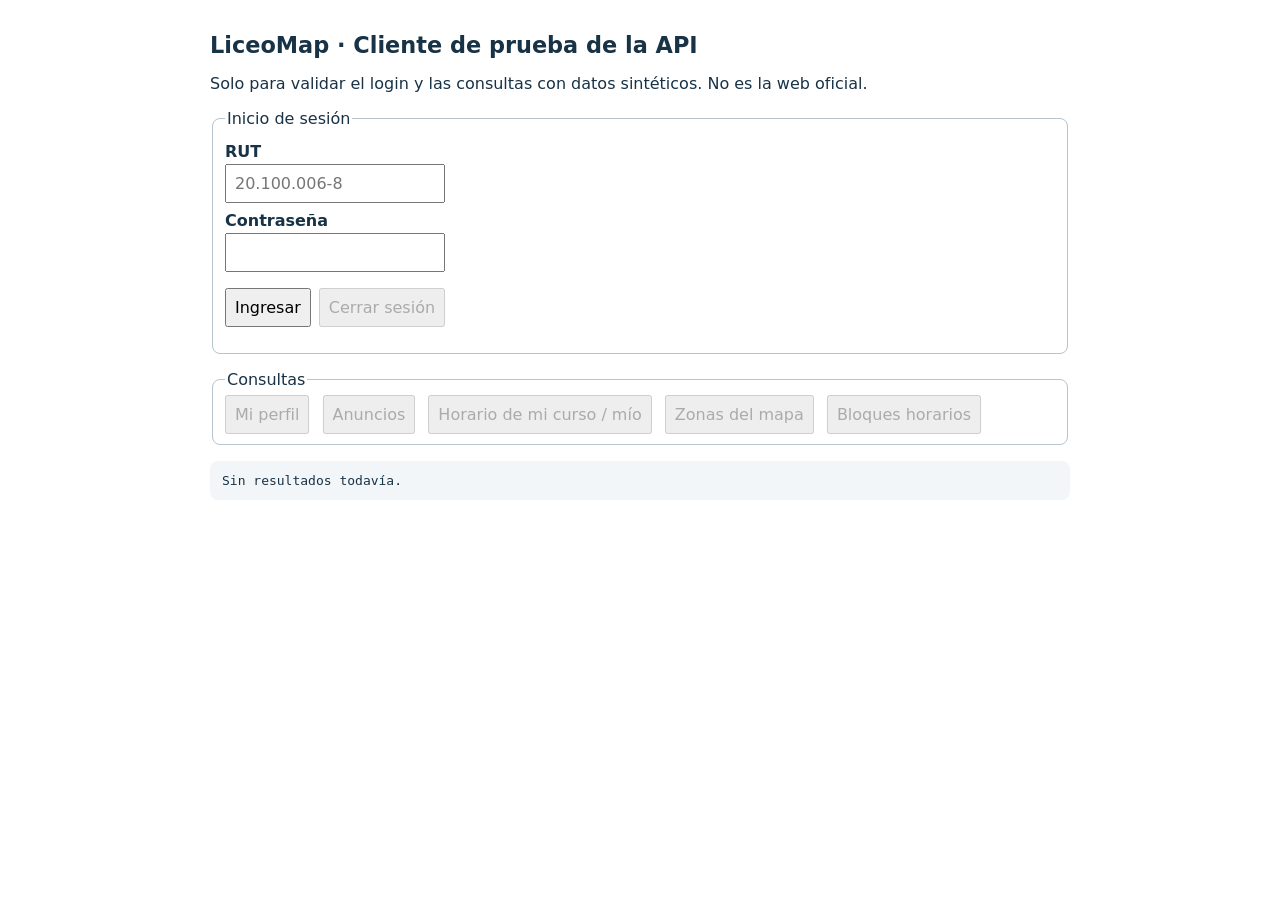
<file: api/test_client/index.html>
<!DOCTYPE html>
<html lang="es">
<head>
    <meta charset="UTF-8">
    <meta name="viewport" content="width=device-width, initial-scale=1">
    <title>LiceoMap · Cliente de prueba</title>
    <style>
        body { font-family: system-ui, sans-serif; max-width: 860px; margin: 2rem auto; padding: 0 1rem; color: #183246; }
        h1 { font-size: 1.4rem; }
        fieldset { border: 1px solid #b5c4cd; border-radius: 8px; margin-bottom: 1rem; }
        label { display: block; margin: .5rem 0 .2rem; font-weight: 600; }
        input, button { padding: .5rem; font: inherit; }
        button { cursor: pointer; margin-right: .5rem; }
        pre { background: #f2f6f8; padding: .75rem; border-radius: 8px; overflow: auto; max-height: 320px; }
        .error { color: #a43c35; font-weight: 600; }
        .ok { color: #1d7a46; font-weight: 600; }
    </style>
</head>
<body>
    <h1>LiceoMap · Cliente de prueba de la API</h1>
    <p>Solo para validar el login y las consultas con datos sintéticos. No es la web oficial.</p>

    <fieldset>
        <legend>Inicio de sesión</legend>
        <form id="login-form">
            <label for="rut">RUT</label>
            <input id="rut" autocomplete="username" placeholder="20.100.006-8" required>
            <label for="password">Contraseña</label>
            <input id="password" type="password" autocomplete="current-password" required>
            <p><button type="submit">Ingresar</button><button type="button" id="logout" disabled>Cerrar sesión</button></p>
        </form>
        <p id="status" role="status"></p>
    </fieldset>

    <fieldset id="actions" disabled>
        <legend>Consultas</legend>
        <button type="button" data-path="/me">Mi perfil</button>
        <button type="button" data-path="/anuncios">Anuncios</button>
        <button type="button" id="my-schedule">Horario de mi curso / mío</button>
        <button type="button" data-path="/zonas">Zonas del mapa</button>
        <button type="button" data-path="/bloques-horarios">Bloques horarios</button>
    </fieldset>

    <pre id="output">Sin resultados todavía.</pre>

    <script>
        let token = null;
        let profile = null;
        const statusEl = document.getElementById('status');
        const output = document.getElementById('output');

        function setStatus(text, ok) {
            statusEl.textContent = text;
            statusEl.className = ok ? 'ok' : 'error';
        }

        async function api(path, options = {}) {
            const headers = { 'Content-Type': 'application/json' };
            if (token) headers.Authorization = `Bearer ${token}`;
            const response = await fetch(path, { ...options, headers });
            const data = await response.json().catch(() => ({}));
            if (!response.ok) throw new Error(`${response.status}: ${data.detail || 'error'}`);
            return data;
        }

        function show(data) {
            output.textContent = JSON.stringify(data, null, 2);
        }

        function setSession(active) {
            document.getElementById('actions').disabled = !active;
            document.getElementById('logout').disabled = !active;
        }

        document.getElementById('login-form').addEventListener('submit', async (event) => {
            event.preventDefault();
            try {
                const data = await api('/auth/login', {
                    method: 'POST',
                    body: JSON.stringify({
                        rut: document.getElementById('rut').value,
                        password: document.getElementById('password').value,
                    }),
                });
                token = data.access_token;
                profile = data.usuario;
                document.getElementById('password').value = '';
                setStatus(`Sesión iniciada: ${profile.nombre} ${profile.apellido} (${profile.rol})`, true);
                setSession(true);
                show(data.usuario);
            } catch (error) {
                token = profile = null;
                setSession(false);
                setStatus(error.message, false);
            }
        });

        document.getElementById('logout').addEventListener('click', () => {
            token = profile = null;
            setSession(false);
            setStatus('Sesión cerrada', true);
            show({});
        });

        document.querySelectorAll('[data-path]').forEach((button) => {
            button.addEventListener('click', async () => {
                try { show(await api(button.dataset.path)); } catch (error) { setStatus(error.message, false); }
            });
        });

        document.getElementById('my-schedule').addEventListener('click', async () => {
            try {
                if (profile.rol === 'alumno') {
                    const me = await api('/me');
                    show(me.cursos.length ? await api(`/cursos/${encodeURIComponent(me.cursos[0].id_curso)}/horarios`) : []);
                } else {
                    show(await api(`/profesores/${profile.id_usuario}/horarios`));
                }
            } catch (error) { setStatus(error.message, false); }
        });
    </script>
</body>
</html>
</file>
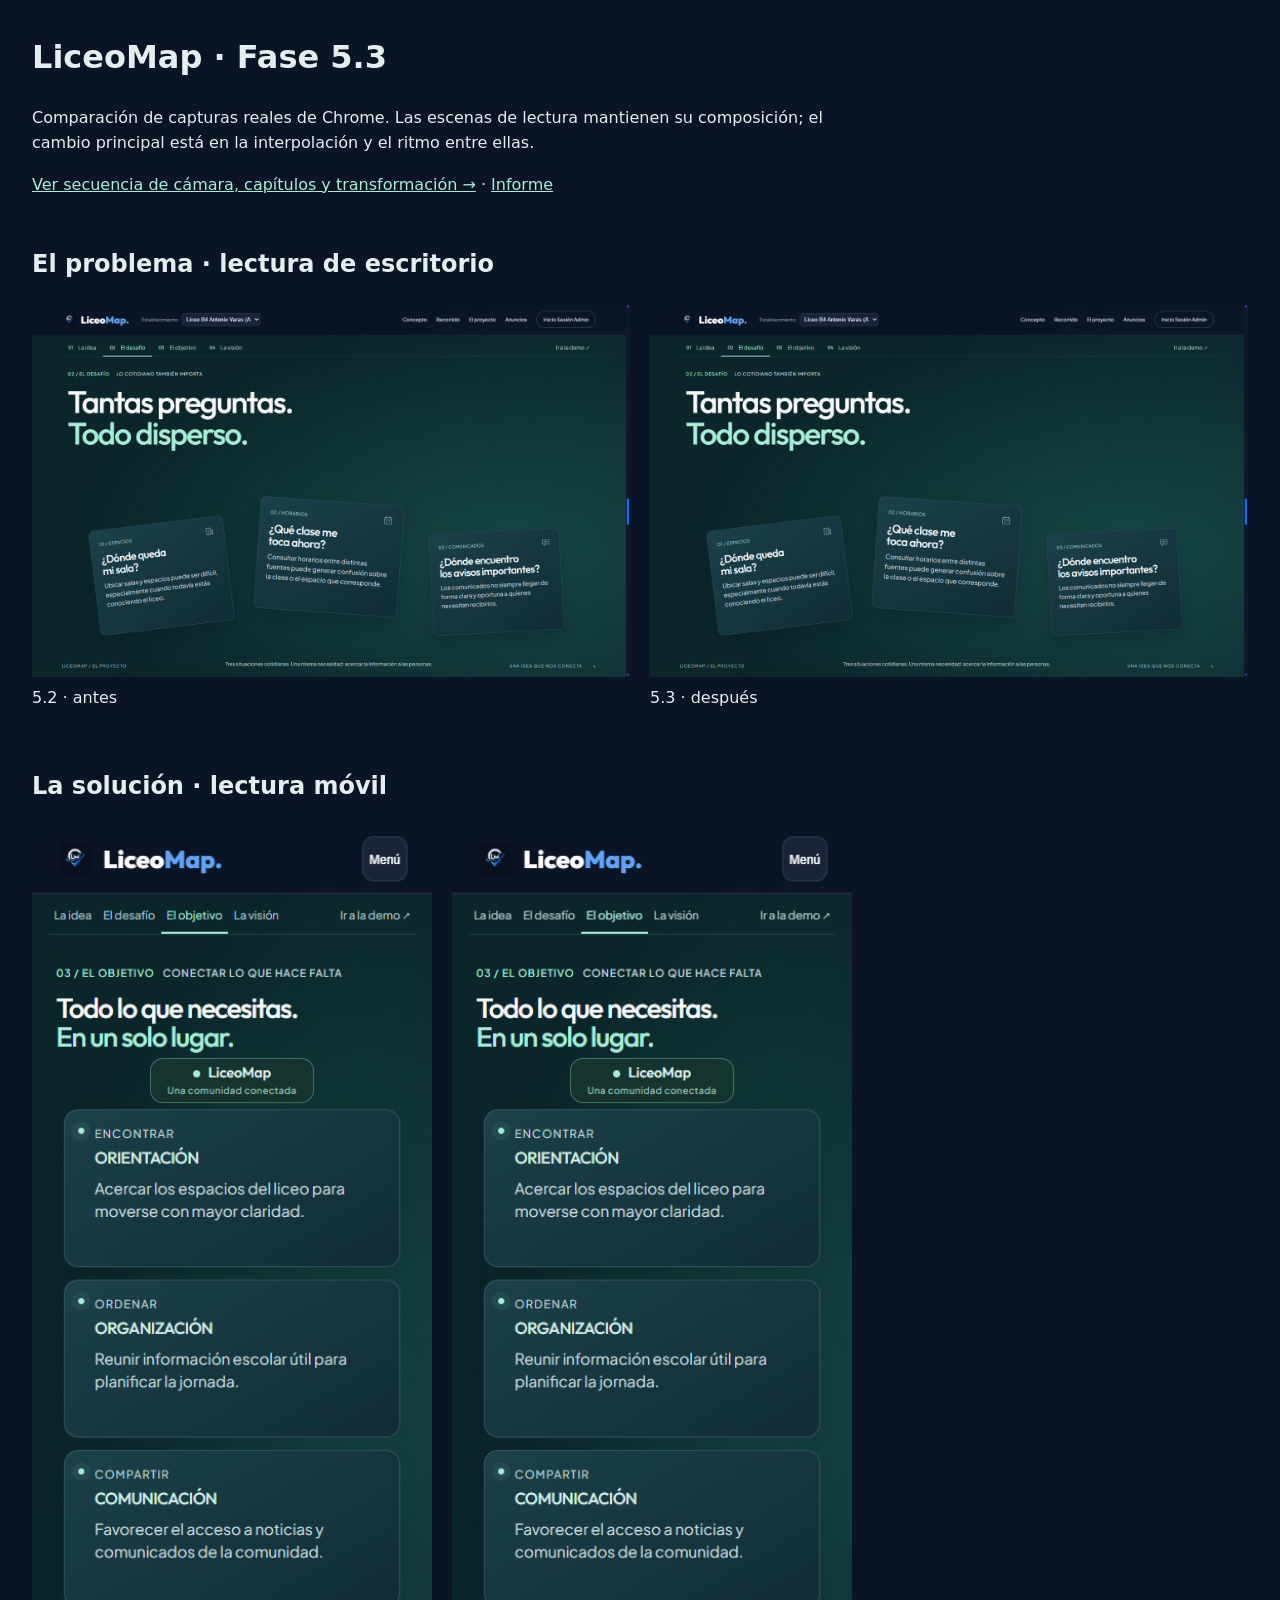
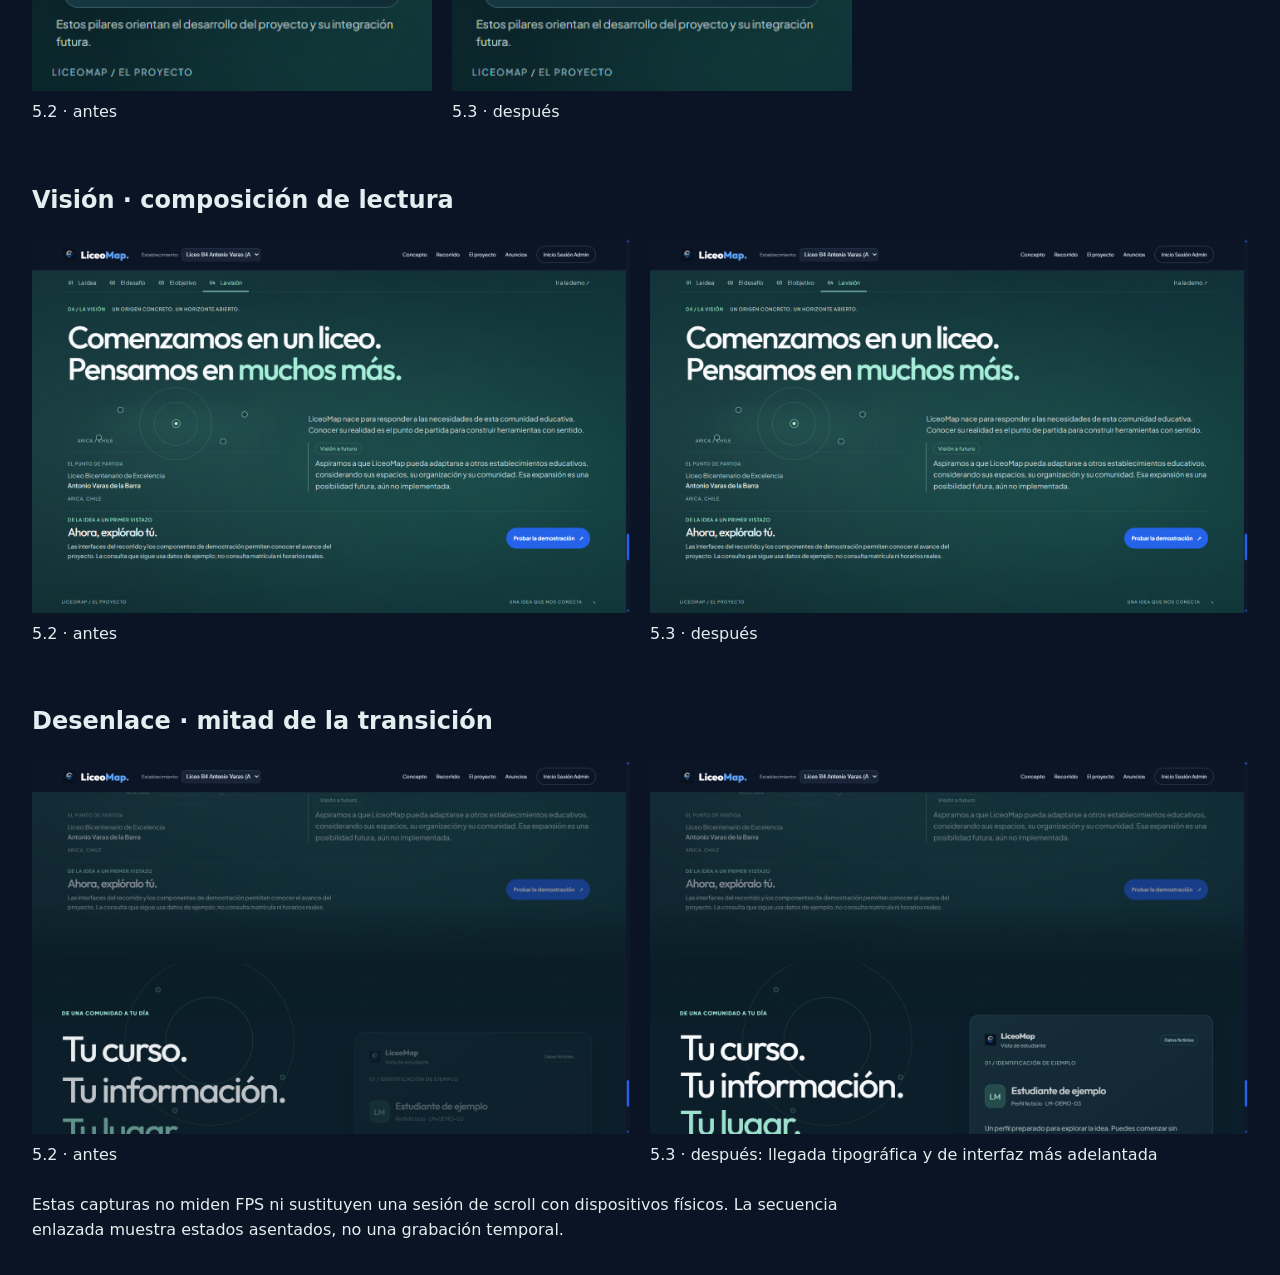
<file: web/review/phase53/index.html>
<!doctype html>
<html lang="es">
<meta charset="utf-8">
<meta name="viewport" content="width=device-width,initial-scale=1">
<title>LiceoMap · revisión de movimiento 5.3</title>
<style>
  body{margin:32px;background:#0b1424;color:#e3eef0;font:16px/1.6 system-ui}
  main{max-width:1500px;margin:auto}a{color:#a7eed9}h2{margin-top:48px}
  .pair{display:grid;grid-template-columns:1fr 1fr;gap:20px}figure{margin:0}
  img{width:100%;height:auto;display:block}figcaption{padding:8px 0}
  .mobile{max-width:820px}p{max-width:80ch}
  @media(max-width:650px){body{margin:16px}.pair{grid-template-columns:1fr}}
</style>
<main>
<h1>LiceoMap · Fase 5.3</h1>
<p>Comparación de capturas reales de Chrome. Las escenas de lectura mantienen su composición; el cambio principal está en la interpolación y el ritmo entre ellas.</p>
<p><a href="motion/index.html">Ver secuencia de cámara, capítulos y transformación →</a> · <a href="../../PHASE5.3.md">Informe</a></p>
<h2>El problema · lectura de escritorio</h2>
<div class="pair">
<figure><img src="before-1440-reading-15.8.png" alt="El problema, Fase 5.2"><figcaption>5.2 · antes</figcaption></figure>
<figure><img src="after-1440-reading-15.8.png" alt="El problema, Fase 5.3"><figcaption>5.3 · después</figcaption></figure>
</div>
<h2>La solución · lectura móvil</h2>
<div class="pair mobile">
<figure><img loading="lazy" src="before-390-reading-18.8.png" alt="Pilares, Fase 5.2"><figcaption>5.2 · antes</figcaption></figure>
<figure><img loading="lazy" src="after-390-reading-18.8.png" alt="Pilares, Fase 5.3"><figcaption>5.3 · después</figcaption></figure>
</div>
<h2>Visión · composición de lectura</h2>
<div class="pair">
<figure><img loading="lazy" src="before-1440-reading-24.1.png" alt="Visión, Fase 5.2"><figcaption>5.2 · antes</figcaption></figure>
<figure><img loading="lazy" src="after-1440-reading-24.1.png" alt="Visión, Fase 5.3"><figcaption>5.3 · después</figcaption></figure>
</div>
<h2>Desenlace · mitad de la transición</h2>
<div class="pair">
<figure><img loading="lazy" src="before-1440-finale-0.5.png" alt="Transición del cierre al 50%, Fase 5.2"><figcaption>5.2 · antes</figcaption></figure>
<figure><img loading="lazy" src="after-1440-finale-0.5.png" alt="Transición del cierre al 50%, Fase 5.3"><figcaption>5.3 · después: llegada tipográfica y de interfaz más adelantada</figcaption></figure>
</div>
<p>Estas capturas no miden FPS ni sustituyen una sesión de scroll con dispositivos físicos. La secuencia enlazada muestra estados asentados, no una grabación temporal.</p>
</main>
</html>
</file>
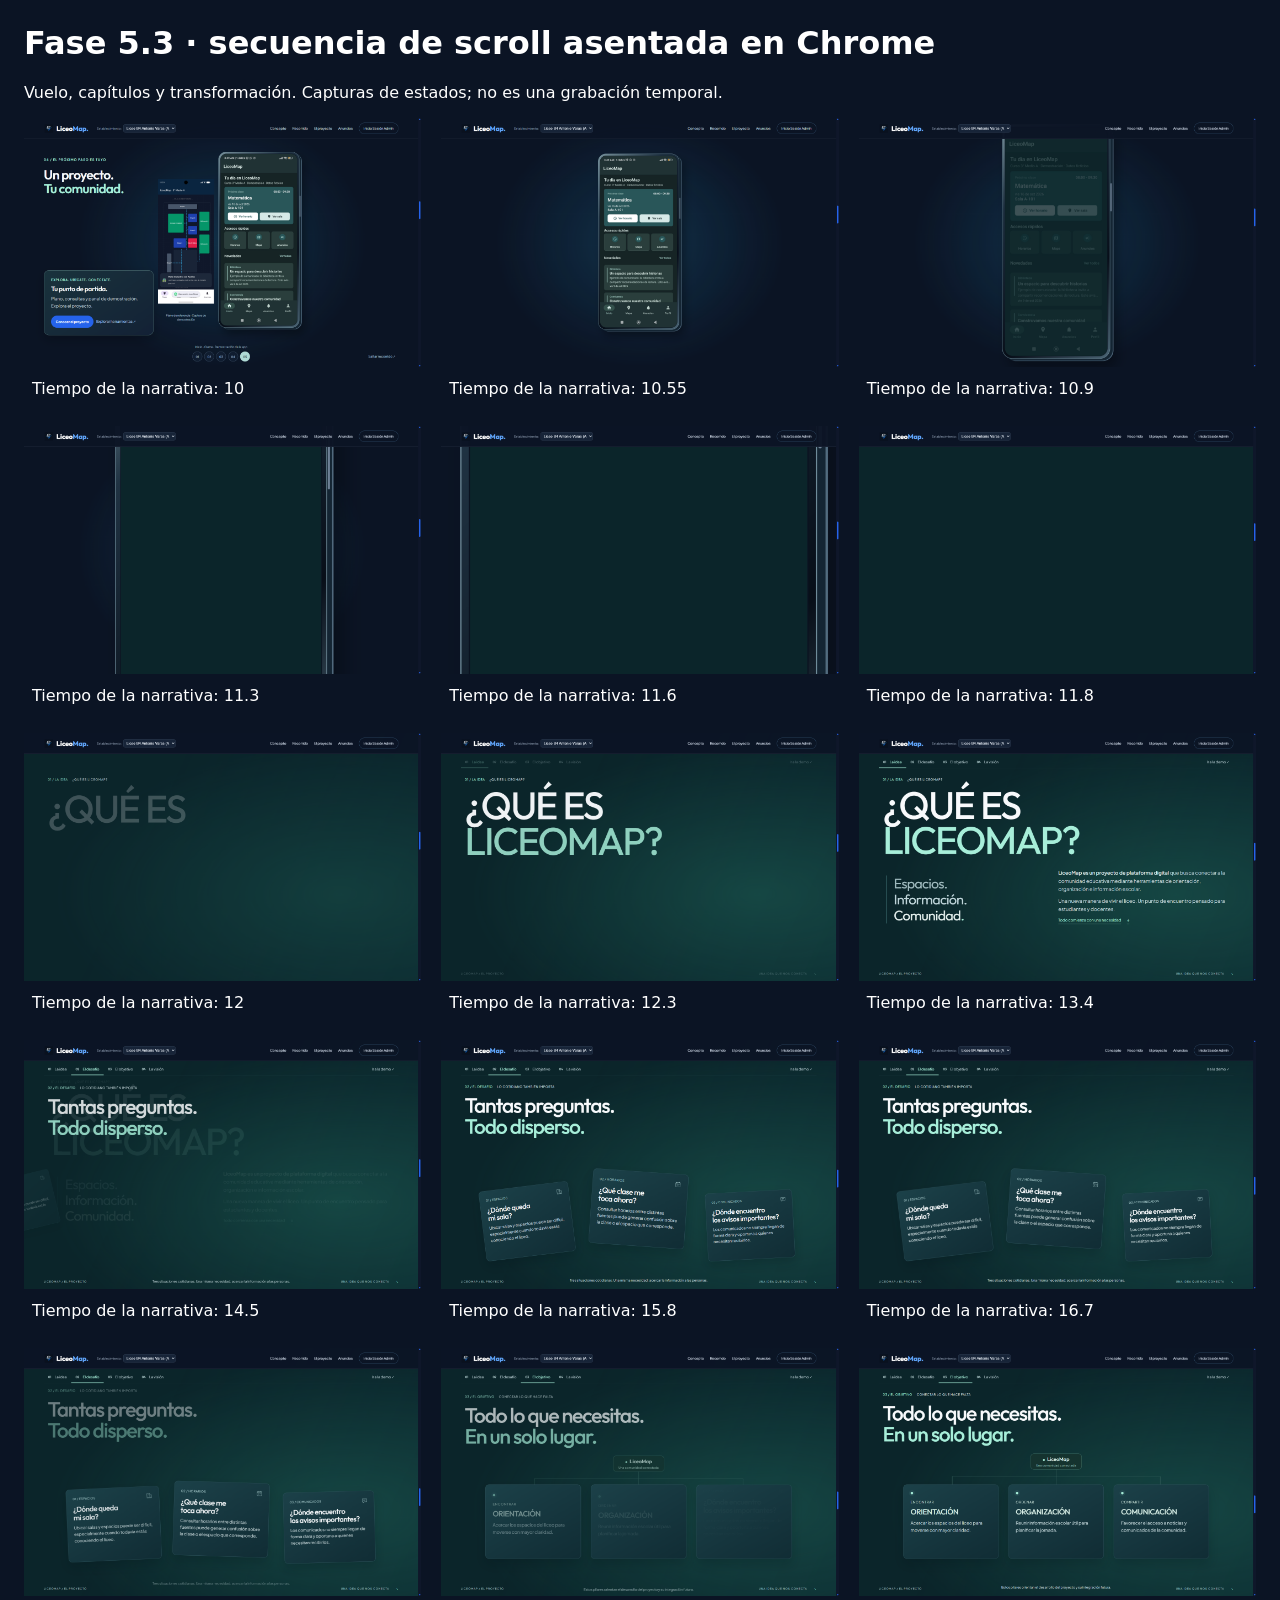
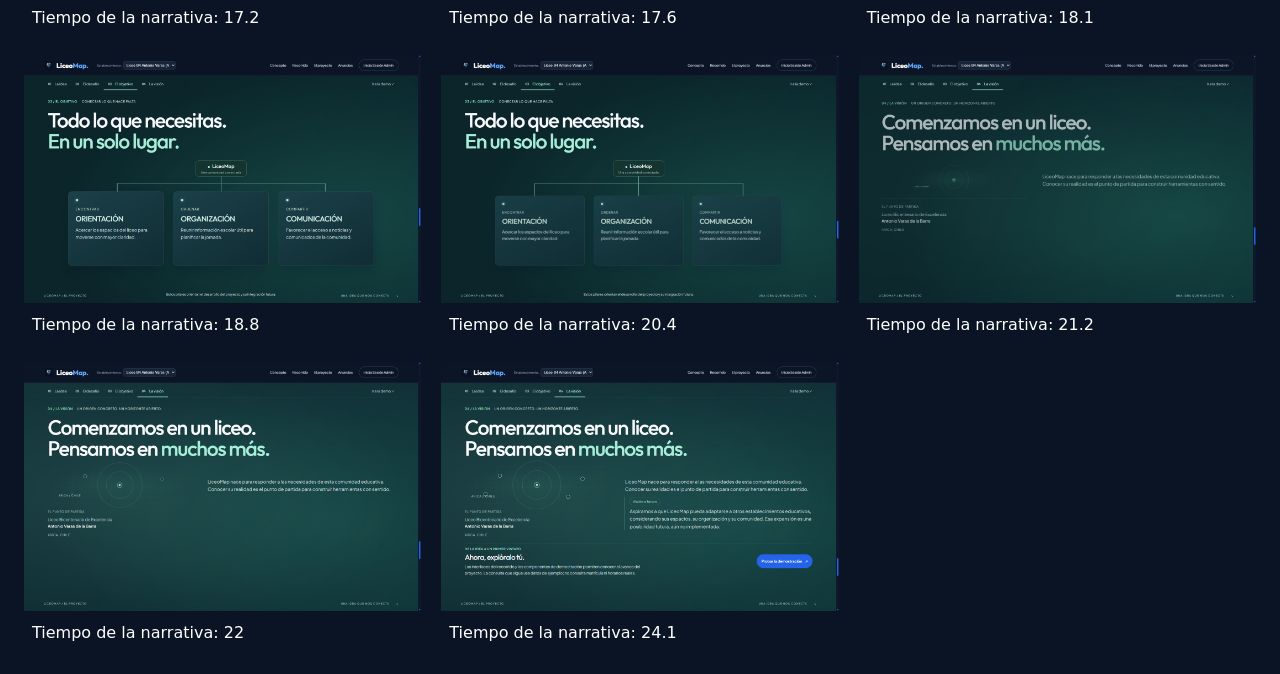
<file: web/review/phase53/motion/index.html>
<!doctype html><html lang="es"><meta charset="utf-8"><title>Fase 5.3 · recorrido</title><style>body{background:#0b1424;color:#fff;font:16px system-ui;margin:24px}main{display:grid;grid-template-columns:repeat(auto-fit,minmax(340px,1fr));gap:20px}figure{margin:0}img{width:100%;height:auto}figcaption{padding:8px}</style><h1>Fase 5.3 · secuencia de scroll asentada en Chrome</h1><p>Vuelo, capítulos y transformación. Capturas de estados; no es una grabación temporal.</p><main><figure><a href="t-10.png"><img loading="lazy" src="t-10.png" alt="Estado de animación 10"></a><figcaption>Tiempo de la narrativa: 10</figcaption></figure><figure><a href="t-10.55.png"><img loading="lazy" src="t-10.55.png" alt="Estado de animación 10.55"></a><figcaption>Tiempo de la narrativa: 10.55</figcaption></figure><figure><a href="t-10.9.png"><img loading="lazy" src="t-10.9.png" alt="Estado de animación 10.9"></a><figcaption>Tiempo de la narrativa: 10.9</figcaption></figure><figure><a href="t-11.3.png"><img loading="lazy" src="t-11.3.png" alt="Estado de animación 11.3"></a><figcaption>Tiempo de la narrativa: 11.3</figcaption></figure><figure><a href="t-11.6.png"><img loading="lazy" src="t-11.6.png" alt="Estado de animación 11.6"></a><figcaption>Tiempo de la narrativa: 11.6</figcaption></figure><figure><a href="t-11.8.png"><img loading="lazy" src="t-11.8.png" alt="Estado de animación 11.8"></a><figcaption>Tiempo de la narrativa: 11.8</figcaption></figure><figure><a href="t-12.png"><img loading="lazy" src="t-12.png" alt="Estado de animación 12"></a><figcaption>Tiempo de la narrativa: 12</figcaption></figure><figure><a href="t-12.3.png"><img loading="lazy" src="t-12.3.png" alt="Estado de animación 12.3"></a><figcaption>Tiempo de la narrativa: 12.3</figcaption></figure><figure><a href="t-13.4.png"><img loading="lazy" src="t-13.4.png" alt="Estado de animación 13.4"></a><figcaption>Tiempo de la narrativa: 13.4</figcaption></figure><figure><a href="t-14.5.png"><img loading="lazy" src="t-14.5.png" alt="Estado de animación 14.5"></a><figcaption>Tiempo de la narrativa: 14.5</figcaption></figure><figure><a href="t-15.8.png"><img loading="lazy" src="t-15.8.png" alt="Estado de animación 15.8"></a><figcaption>Tiempo de la narrativa: 15.8</figcaption></figure><figure><a href="t-16.7.png"><img loading="lazy" src="t-16.7.png" alt="Estado de animación 16.7"></a><figcaption>Tiempo de la narrativa: 16.7</figcaption></figure><figure><a href="t-17.2.png"><img loading="lazy" src="t-17.2.png" alt="Estado de animación 17.2"></a><figcaption>Tiempo de la narrativa: 17.2</figcaption></figure><figure><a href="t-17.6.png"><img loading="lazy" src="t-17.6.png" alt="Estado de animación 17.6"></a><figcaption>Tiempo de la narrativa: 17.6</figcaption></figure><figure><a href="t-18.1.png"><img loading="lazy" src="t-18.1.png" alt="Estado de animación 18.1"></a><figcaption>Tiempo de la narrativa: 18.1</figcaption></figure><figure><a href="t-18.8.png"><img loading="lazy" src="t-18.8.png" alt="Estado de animación 18.8"></a><figcaption>Tiempo de la narrativa: 18.8</figcaption></figure><figure><a href="t-20.4.png"><img loading="lazy" src="t-20.4.png" alt="Estado de animación 20.4"></a><figcaption>Tiempo de la narrativa: 20.4</figcaption></figure><figure><a href="t-21.2.png"><img loading="lazy" src="t-21.2.png" alt="Estado de animación 21.2"></a><figcaption>Tiempo de la narrativa: 21.2</figcaption></figure><figure><a href="t-22.png"><img loading="lazy" src="t-22.png" alt="Estado de animación 22"></a><figcaption>Tiempo de la narrativa: 22</figcaption></figure><figure><a href="t-24.1.png"><img loading="lazy" src="t-24.1.png" alt="Estado de animación 24.1"></a><figcaption>Tiempo de la narrativa: 24.1</figcaption></figure></main></html>
</file>
